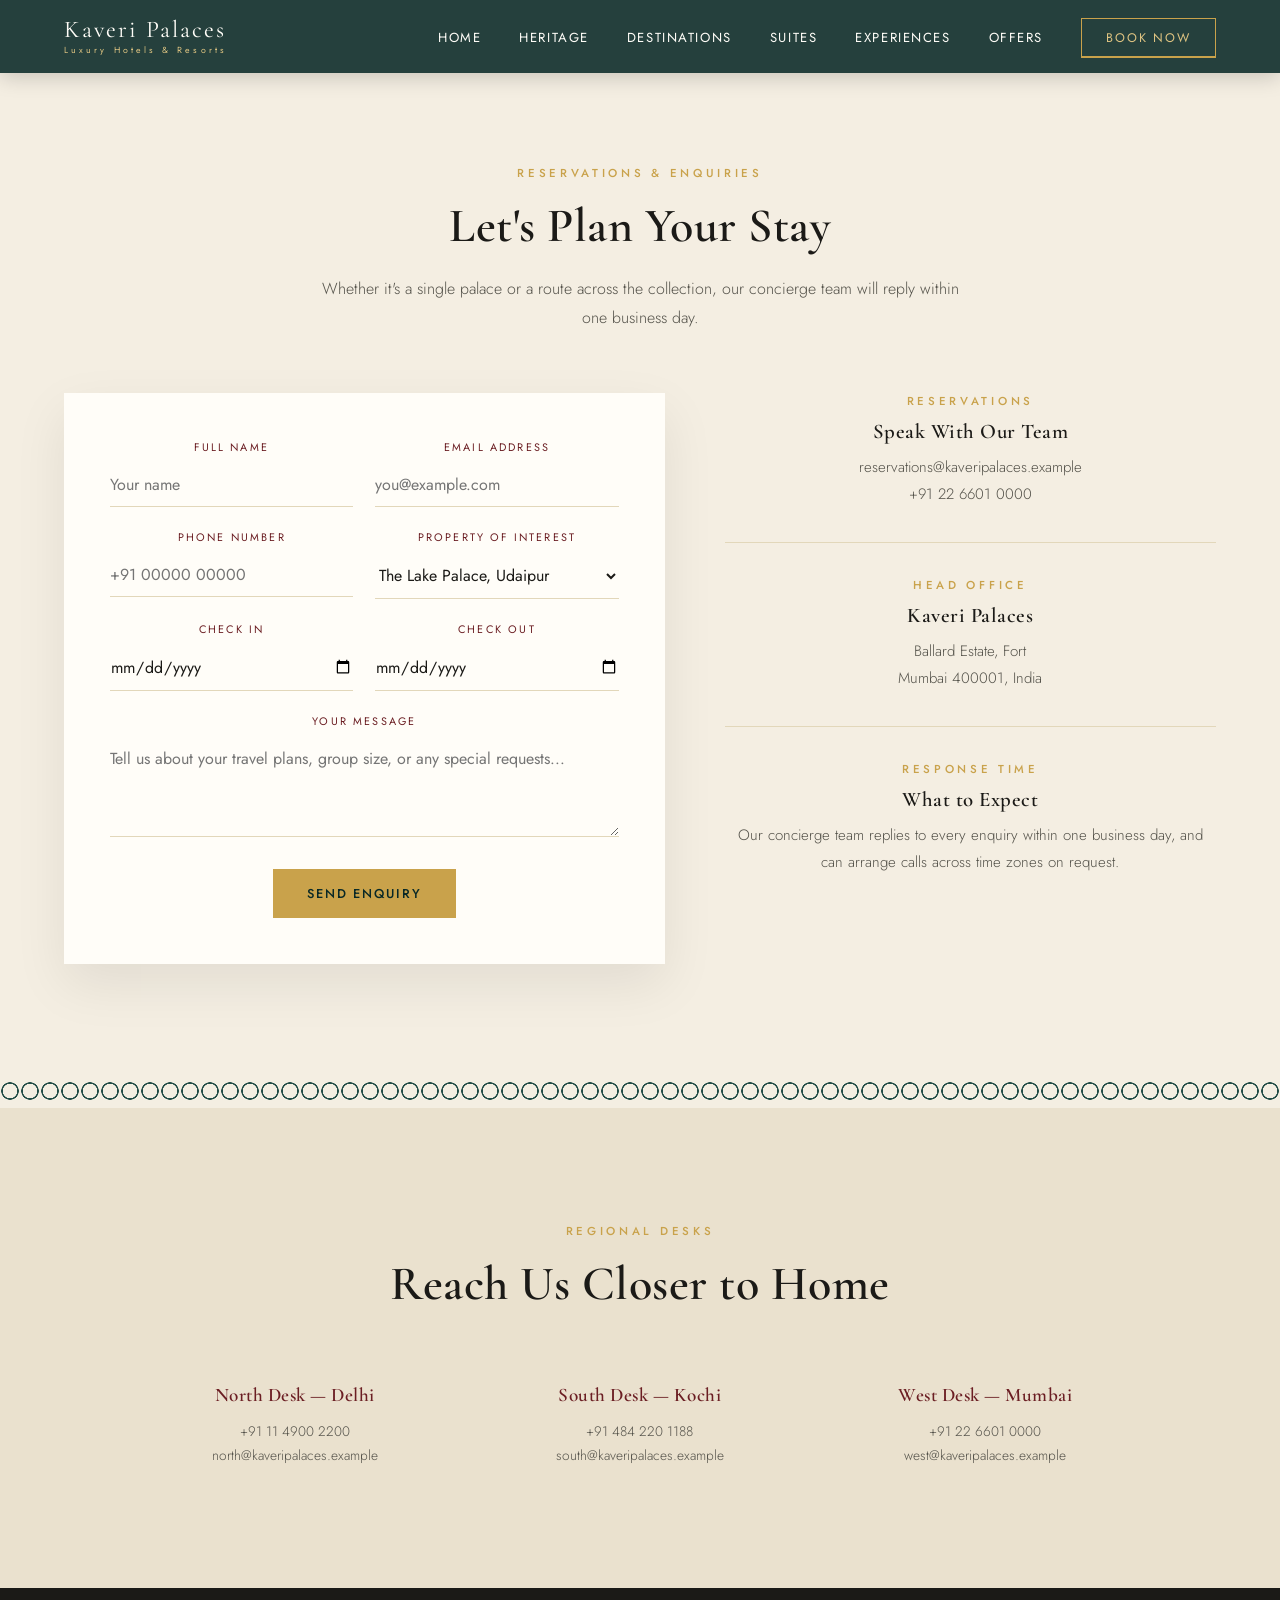
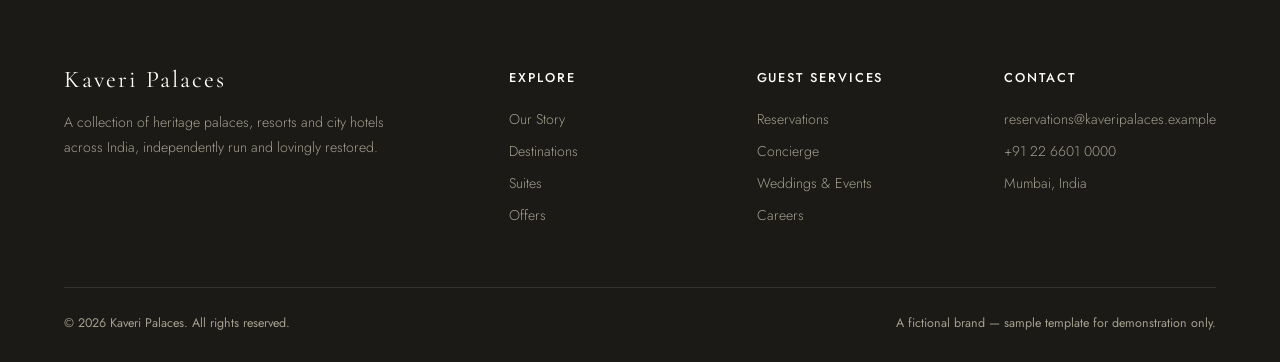
<file: contact.html>
<!DOCTYPE html>
<html lang="en">
<head>
<meta charset="UTF-8">
<meta name="viewport" content="width=device-width, initial-scale=1.0">
<title>Contact — Kaveri Palaces</title>
<link rel="preconnect" href="https://fonts.googleapis.com">
<link rel="preconnect" href="https://fonts.gstatic.com" crossorigin>
<link href="https://fonts.googleapis.com/css2?family=Cormorant+Garamond:wght@400;500;600;700&family=Jost:wght@300;400;500;600&display=swap" rel="stylesheet">
<link rel="stylesheet" href="contact.css">
</head>
<body>
<header id="siteHeader">
  <a href="index.html" class="logo">Kaveri Palaces<span>Luxury Hotels &amp; Resorts</span></a>
  <input type="checkbox" id="navToggle" class="nav-toggle">
  <nav id="mainNav">
    <ul>
      <li><a href="index.html">Home</a></li>
      <li><a href="heritage.html">Heritage</a></li>
      <li><a href="destinations.html">Destinations</a></li>
      <li><a href="suites.html">Suites</a></li>
      <li><a href="experiences.html">Experiences</a></li>
      <li><a href="offers.html">Offers</a></li>
      <li><a href="contact.html" class="book-btn active-link">Book Now</a></li>
    </ul>
  </nav>
  <label for="navToggle" class="menu-toggle" aria-label="Open menu"><span></span><span></span><span></span></label>
</header>

<section class="contact-intro" style="padding-top:160px">
  <div class="section-head">
    <span class="eyebrow">Reservations &amp; Enquiries</span>
    <h2>Let's Plan Your Stay</h2>
    <p>Whether it's a single palace or a route across the collection, our concierge team will reply within one business day.</p>
  </div>

  <div class="contact-wrap">
    <form class="contact-form">
      <div class="form-row">
        <div class="form-group">
          <label for="fname">Full Name</label>
          <input type="text" id="fname" name="fname" placeholder="Your name" required>
        </div>
        <div class="form-group">
          <label for="email">Email Address</label>
          <input type="email" id="email" name="email" placeholder="you@example.com" required>
        </div>
      </div>
      <div class="form-row">
        <div class="form-group">
          <label for="phone">Phone Number</label>
          <input type="tel" id="phone" name="phone" placeholder="+91 00000 00000">
        </div>
        <div class="form-group">
          <label for="property">Property of Interest</label>
          <select id="property" name="property">
            <option>The Lake Palace, Udaipur</option>
            <option>Amber Court, Jaipur</option>
            <option>Backwater Retreat, Alleppey</option>
            <option>Coral Bay Resort, Goa</option>
            <option>Rashtrapati Wing, Delhi</option>
            <option>Deodar Hill Lodge, Uttarakhand</option>
            <option>Not Sure Yet — Please Advise</option>
          </select>
        </div>
      </div>
      <div class="form-row">
        <div class="form-group">
          <label for="checkin">Check In</label>
          <input type="date" id="checkin" name="checkin">
        </div>
        <div class="form-group">
          <label for="checkout">Check Out</label>
          <input type="date" id="checkout" name="checkout">
        </div>
      </div>
      <div class="form-row">
        <div class="form-group full">
          <label for="message">Your Message</label>
          <textarea id="message" name="message" placeholder="Tell us about your travel plans, group size, or any special requests..."></textarea>
        </div>
      </div>
      <button type="submit" class="btn-primary">Send Enquiry</button>
    </form>

    <div class="contact-info">
      <div class="info-block">
        <span class="eyebrow">Reservations</span>
        <h3>Speak With Our Team</h3>
        <a href="mailto:reservations@kaveripalaces.example">reservations@kaveripalaces.example</a>
        <a href="tel:+912266010000">+91 22 6601 0000</a>
      </div>
      <div class="info-divider"></div>
      <div class="info-block">
        <span class="eyebrow">Head Office</span>
        <h3>Kaveri Palaces</h3>
        <p>Ballard Estate, Fort<br>Mumbai 400001, India</p>
      </div>
      <div class="info-divider"></div>
      <div class="info-block">
        <span class="eyebrow">Response Time</span>
        <h3>What to Expect</h3>
        <p>Our concierge team replies to every enquiry within one business day, and can arrange calls across time zones on request.</p>
      </div>
    </div>
  </div>
</section>

<div class="jaali-divider"></div>

<section class="offices">
  <div class="section-head">
    <span class="eyebrow">Regional Desks</span>
    <h2>Reach Us Closer to Home</h2>
  </div>
  <div class="office-grid">
    <div class="office-card">
      <h4>North Desk — Delhi</h4>
      <p>+91 11 4900 2200<br>north@kaveripalaces.example</p>
    </div>
    <div class="office-card">
      <h4>South Desk — Kochi</h4>
      <p>+91 484 220 1188<br>south@kaveripalaces.example</p>
    </div>
    <div class="office-card">
      <h4>West Desk — Mumbai</h4>
      <p>+91 22 6601 0000<br>west@kaveripalaces.example</p>
    </div>
  </div>
</section>

<footer>
  <div class="footer-grid">
    <div class="footer-brand">
      <a href="index.html" class="logo">Kaveri Palaces</a>
      <p>A collection of heritage palaces, resorts and city hotels across India, independently run and lovingly restored.</p>
    </div>
    <div>
      <h5>Explore</h5>
      <ul>
        <li><a href="heritage.html">Our Story</a></li>
        <li><a href="destinations.html">Destinations</a></li>
        <li><a href="suites.html">Suites</a></li>
        <li><a href="offers.html">Offers</a></li>
      </ul>
    </div>
    <div>
      <h5>Guest Services</h5>
      <ul>
        <li><a href="contact.html">Reservations</a></li>
        <li><a href="contact.html">Concierge</a></li>
        <li><a href="contact.html">Weddings &amp; Events</a></li>
        <li><a href="contact.html">Careers</a></li>
      </ul>
    </div>
    <div>
      <h5>Contact</h5>
      <ul>
        <li>reservations@kaveripalaces.example</li>
        <li>+91 22 6601 0000</li>
        <li>Mumbai, India</li>
      </ul>
    </div>
  </div>
  <div class="footer-bottom">
    <span>© 2026 Kaveri Palaces. All rights reserved.</span>
    <span>A fictional brand — sample template for demonstration only.</span>
  </div>
</footer>
</body>
</html>
</file>
<file: contact.css>
:root{
  --ivory:#F4EEE2;
  --ivory-deep:#EAE1CE;
  --emerald:#0C3B36;
  --emerald-deep:#082826;
  --gold:#C9A24B;
  --gold-soft:#DFC482;
  --maroon:#6B1E23;
  --charcoal:#1B1A17;
  --white:#FFFDF8;
}
*{margin:0;padding:0;box-sizing:border-box;}
html{scroll-behavior:smooth;}
body{
  font-family:'Jost',sans-serif;
  background:var(--ivory);
  color:var(--charcoal);
  overflow-x:hidden;
}
h1,h2,h3,h4{
  font-family:'Cormorant Garamond',serif;
  font-weight:600;
  letter-spacing:.5px;
}
a{text-decoration:none;color:inherit;}
img{display:block;max-width:100%;}
ul{list-style:none;}
.eyebrow{
  font-size:.72rem;
  letter-spacing:.32em;
  text-transform:uppercase;
  color:var(--gold);
  font-weight:500;
}

/* ---------- Jaali motif (signature element) ---------- */
.jaali-divider{
  width:100%;
  height:34px;
  background-image: radial-gradient(circle at 10px 17px, transparent 7px, var(--emerald) 7.5px, var(--emerald) 8.5px, transparent 9px),
                     radial-gradient(circle at 30px 17px, transparent 7px, var(--emerald) 7.5px, var(--emerald) 8.5px, transparent 9px);
  background-size:40px 34px;
  opacity:.9;
}
.jaali-divider.light{
  background-image: radial-gradient(circle at 10px 17px, transparent 7px, var(--gold) 7.5px, var(--gold) 8.5px, transparent 9px),
                     radial-gradient(circle at 30px 17px, transparent 7px, var(--gold) 7.5px, var(--gold) 8.5px, transparent 9px);
}

/* ---------- Header (pure CSS, no JS) ---------- */
header{
  position:fixed; top:0; left:0; right:0; z-index:1000;
  display:flex; align-items:center; justify-content:space-between;
  padding:18px 5%;
  background:rgba(8,40,38,.88);
  backdrop-filter:blur(10px);
  -webkit-backdrop-filter:blur(10px);
  box-shadow:0 4px 20px rgba(0,0,0,.18);
}
.logo{
  font-family:'Cormorant Garamond',serif;
  font-size:1.5rem;
  color:var(--white);
  letter-spacing:2px;
  display:flex;
  flex-direction:column;
  line-height:1;
  order:1;
}
.logo span{
  font-size:.55rem;
  font-family:'Jost',sans-serif;
  letter-spacing:.35em;
  color:var(--gold-soft);
  margin-top:4px;
}
nav{order:2;}
nav ul{
  display:flex; gap:38px;
}
nav a{
  color:var(--white);
  font-size:.82rem;
  letter-spacing:.12em;
  text-transform:uppercase;
  position:relative;
  padding-bottom:4px;
}
nav a::after{
  content:"";
  position:absolute; left:0; bottom:0;
  width:0%; height:1px;
  background:var(--gold);
  transition:width .3s ease;
}
nav a:hover::after{width:100%;}
nav a.active-link{color:var(--gold-soft);}
nav a.active-link::after{width:100%;}
.book-btn{
  border:1px solid var(--gold);
  color:var(--gold-soft)!important;
  padding:10px 24px;
  font-size:.78rem!important;
  letter-spacing:.15em!important;
  text-transform:uppercase;
  transition:.3s;
}
.book-btn:hover{background:var(--gold); color:var(--emerald-deep)!important;}

/* Checkbox-driven mobile menu, zero JavaScript */
.nav-toggle{display:none;}
.menu-toggle{display:none; flex-direction:column; gap:5px; cursor:pointer; z-index:1100; order:3;}
.menu-toggle span{width:26px; height:2px; background:var(--white); display:block;}

/* ---------- Section shared ---------- */
section{padding:110px 5%;}
.section-head{text-align:center; max-width:640px; margin:0 auto 60px;}
.section-head h2{font-size:clamp(2rem,4vw,3rem); margin:14px 0 20px;}
.section-head p{color:#54524a; line-height:1.8; font-weight:300;}
.btn-primary{
  background:var(--gold);
  color:var(--emerald-deep);
  padding:15px 34px;
  font-size:.8rem;
  letter-spacing:.15em;
  text-transform:uppercase;
  font-weight:500;
  transition:.3s;
  display:inline-block;
  border:none;
  cursor:pointer;
  font-family:'Jost',sans-serif;
}
.btn-primary:hover{background:var(--gold-soft);}
.btn-outline{
  border:1px solid rgba(255,255,255,.6);
  color:var(--white);
  padding:15px 34px;
  font-size:.8rem;
  letter-spacing:.15em;
  text-transform:uppercase;
  transition:.3s;
  display:inline-block;
}
.btn-outline:hover{border-color:var(--gold); color:var(--gold-soft);}
.btn-outline-dark{
  border:1px solid var(--emerald);
  color:var(--emerald);
  padding:15px 34px;
  font-size:.8rem;
  letter-spacing:.15em;
  text-transform:uppercase;
  transition:.3s;
  display:inline-block;
  background:transparent;
  cursor:pointer;
  font-family:'Jost',sans-serif;
}
.btn-outline-dark:hover{background:var(--emerald); color:var(--white);}

/* ---------- Footer ---------- */
footer{background:var(--charcoal); color:#a49f8e; padding:80px 5% 30px;}
.footer-grid{
  display:grid; grid-template-columns:2fr 1fr 1fr 1fr; gap:50px; padding-bottom:50px; border-bottom:1px solid #34322c;
}
.footer-brand .logo{color:var(--white); margin-bottom:18px;}
.footer-brand p{font-size:.88rem; line-height:1.8; font-weight:300; max-width:320px;}
footer h5{color:var(--white); font-size:.8rem; letter-spacing:.15em; text-transform:uppercase; margin-bottom:22px; font-weight:500; font-family:'Jost';}
footer li{margin-bottom:12px; font-size:.88rem; font-weight:300;}
footer li a:hover{color:var(--gold-soft);}
.footer-bottom{
  padding-top:26px; display:flex; justify-content:space-between; flex-wrap:wrap; gap:14px; font-size:.78rem;
}

/* ---------- Responsive header/footer ---------- */
@media(max-width:1000px){
  .footer-grid{grid-template-columns:1fr 1fr;}
}
@media(max-width:720px){
  nav{
    position:fixed; top:0; right:-100%; width:78%; height:100vh;
    background:var(--emerald-deep); flex-direction:column; padding:100px 40px;
    transition:right .4s ease; order:0;
  }
  .nav-toggle:checked ~ nav{right:0;}
  nav ul{flex-direction:column; gap:26px;}
  .menu-toggle{display:flex;}
  .footer-grid{grid-template-columns:1fr; gap:34px;}
}

/* ---------- Contact intro ---------- */
.contact-intro{background:var(--ivory); text-align:center;}

/* ---------- Contact layout ---------- */
.contact-wrap{display:grid; grid-template-columns:1.1fr .9fr; gap:60px; max-width:1180px; margin:0 auto;}
.contact-form{background:var(--white); box-shadow:0 20px 50px rgba(0,0,0,.08); padding:46px;}
.form-row{display:grid; grid-template-columns:1fr 1fr; gap:22px; margin-bottom:22px;}
.form-group{display:flex; flex-direction:column;}
.form-group.full{grid-column:1 / -1;}
.form-group label{
  font-size:.68rem; letter-spacing:.2em; text-transform:uppercase; color:var(--maroon); margin-bottom:8px;
}
.form-group input, .form-group select, .form-group textarea{
  border:none; border-bottom:1px solid #e2d7ba; background:transparent;
  font-family:'Jost'; font-size:1rem; color:var(--charcoal); padding:10px 0; outline:none;
}
.form-group textarea{resize:vertical; min-height:100px; font-family:'Jost';}
.form-group input:focus, .form-group select:focus, .form-group textarea:focus{border-bottom-color:var(--gold);}
.contact-form .btn-primary{margin-top:10px;}

/* ---------- Contact info panel ---------- */
.contact-info{display:flex; flex-direction:column; gap:34px;}
.info-block .eyebrow{margin-bottom:10px; display:block;}
.info-block h3{font-size:1.3rem; margin-bottom:10px;}
.info-block p, .info-block a{color:#54524a; font-weight:300; line-height:1.8; font-size:.94rem; display:block;}
.info-block a:hover{color:var(--maroon);}
.info-divider{height:1px; background:#e2d7ba;}

/* ---------- Office / regional contacts ---------- */
.offices{background:var(--ivory-deep);}
.office-grid{display:grid; grid-template-columns:repeat(3,1fr); gap:36px; max-width:1000px; margin:0 auto;}
.office-card{text-align:center; padding:10px;}
.office-card h4{color:var(--maroon); font-size:1.2rem; margin-bottom:12px;}
.office-card p{font-size:.86rem; color:#54524a; font-weight:300; line-height:1.8;}

@media(max-width:1000px){
  .contact-wrap{grid-template-columns:1fr; gap:40px;}
  .office-grid{grid-template-columns:1fr;}
}
@media(max-width:720px){
  .contact-form{padding:30px 24px;}
  .form-row{grid-template-columns:1fr;}
}
</file>
